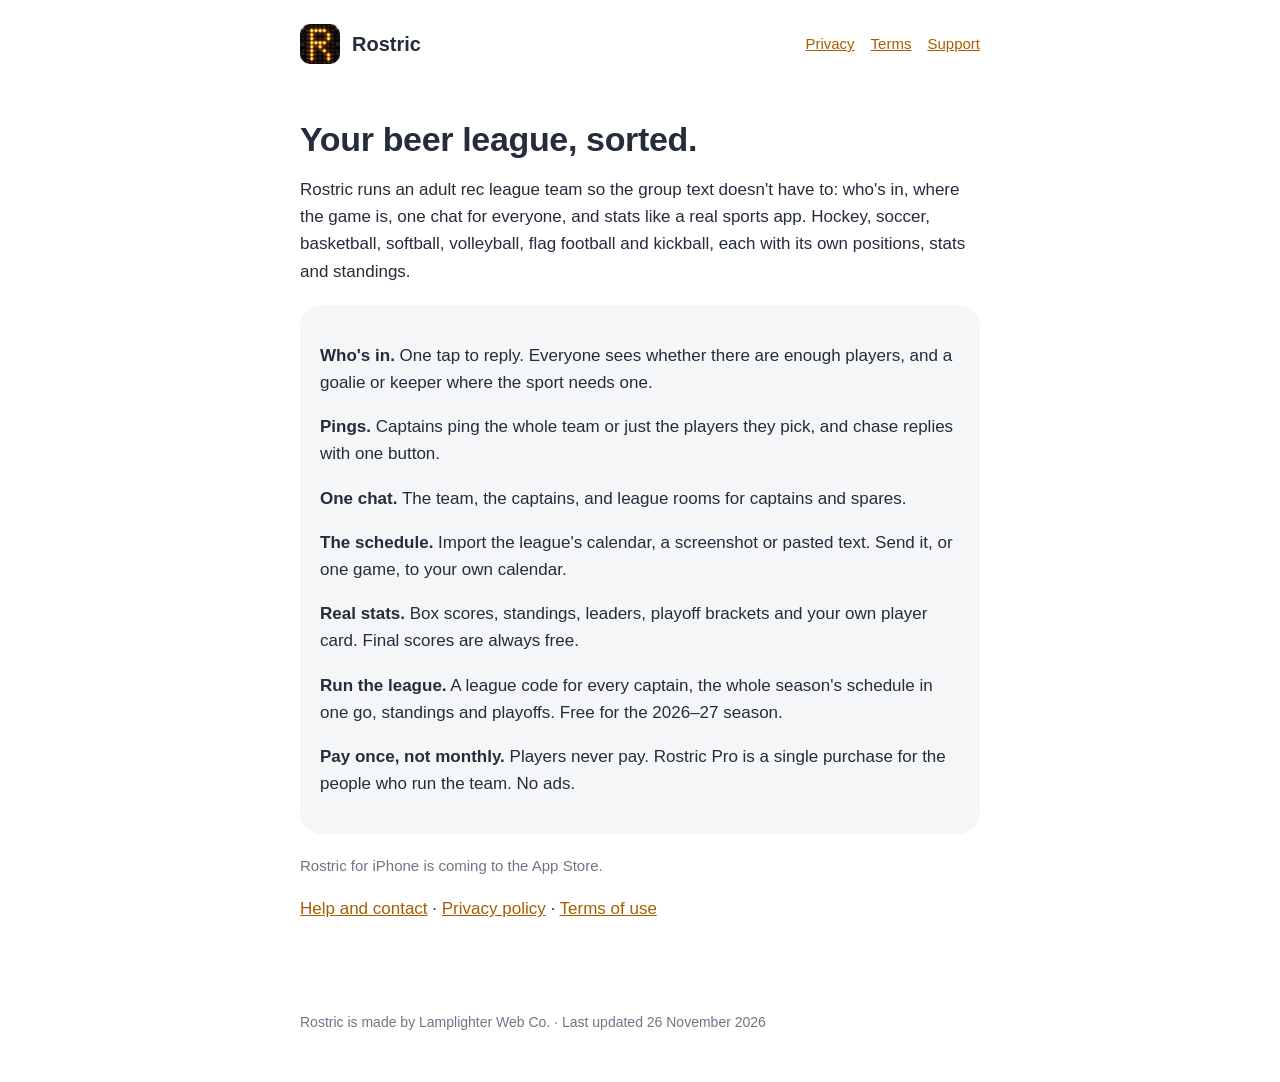
<file: index.html>
<!doctype html>
<html lang="en">
<head>
<meta charset="utf-8">
<meta name="viewport" content="width=device-width, initial-scale=1">
<title>The beer league app · Rostric</title>
<meta name="description" content="Rostric — the beer league app. The beer league app.">
<link rel="icon" href="icon.png" type="image/png">
<link rel="apple-touch-icon" href="icon.png">
<link rel="stylesheet" href="style.css">
</head>
<body>
<header class="site">
  <a class="brand" href="./"><img src="icon.png" alt=""> Rostric</a>
  <nav><a href="privacy.html">Privacy</a><a href="terms.html">Terms</a><a href="support.html">Support</a></nav>
</header>
<main>
<h1>Your beer league, sorted.</h1>
<p>Rostric runs an adult rec league team so the group text doesn't have to: who's in, where the game is, one chat for everyone, and stats like a real sports app. Hockey, soccer, basketball, softball, volleyball, flag football and kickball, each with its own positions, stats and standings.</p>
<div class="card">
  <p><strong>Who's in.</strong> One tap to reply. Everyone sees whether there are enough players, and a goalie or keeper where the sport needs one.</p>
  <p><strong>Pings.</strong> Captains ping the whole team or just the players they pick, and chase replies with one button.</p>
  <p><strong>One chat.</strong> The team, the captains, and league rooms for captains and spares.</p>
  <p><strong>The schedule.</strong> Import the league's calendar, a screenshot or pasted text. Send it, or one game, to your own calendar.</p>
  <p><strong>Real stats.</strong> Box scores, standings, leaders, playoff brackets and your own player card. Final scores are always free.</p>
  <p><strong>Run the league.</strong> A league code for every captain, the whole season's schedule in one go, standings and playoffs. Free for the 2026–27 season.</p>
  <p><strong>Pay once, not monthly.</strong> Players never pay. Rostric Pro is a single purchase for the people who run the team. No ads.</p>
</div>
<p class="muted">Rostric for iPhone is coming to the App Store.</p>
<p><a href="support.html">Help and contact</a> · <a href="privacy.html">Privacy policy</a> · <a href="terms.html">Terms of use</a></p>
</main>
<footer>Rostric is made by Lamplighter Web Co. · Last updated 26 November 2026</footer>
</body>
</html>
</file>
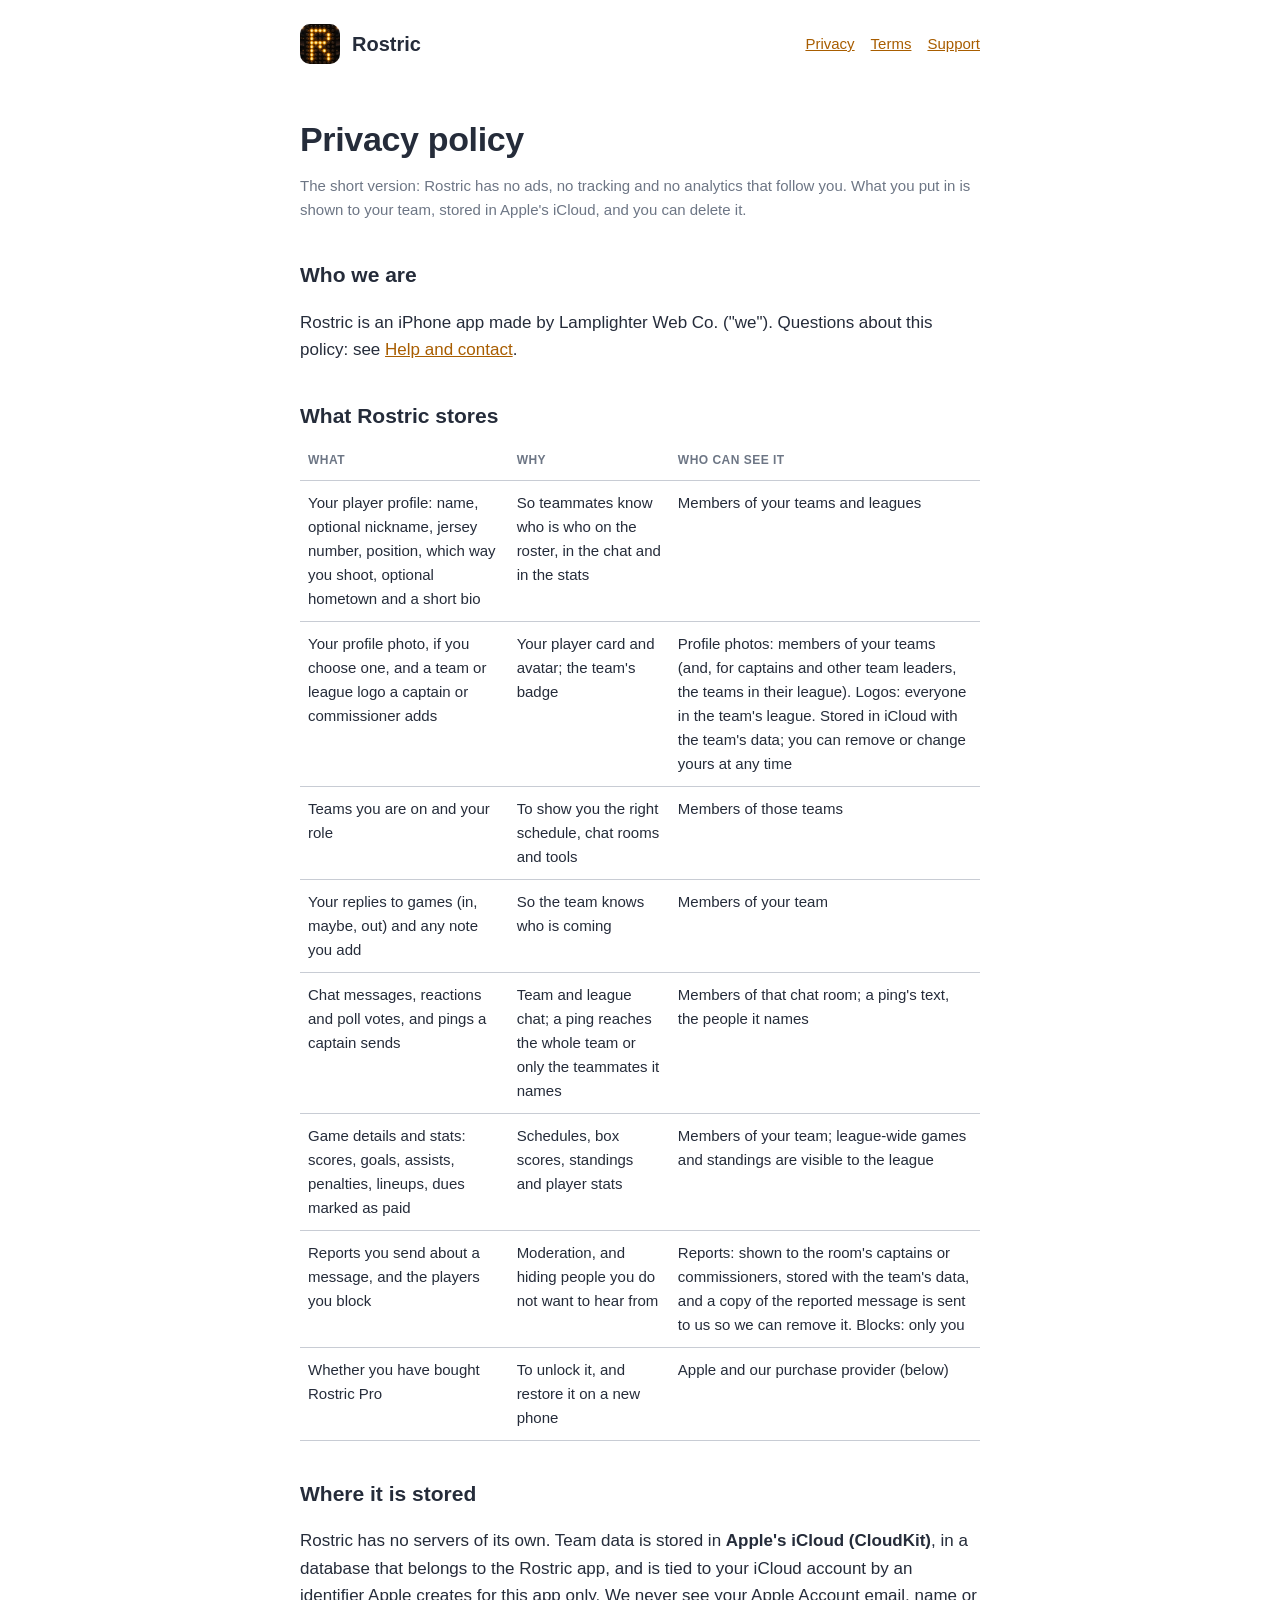
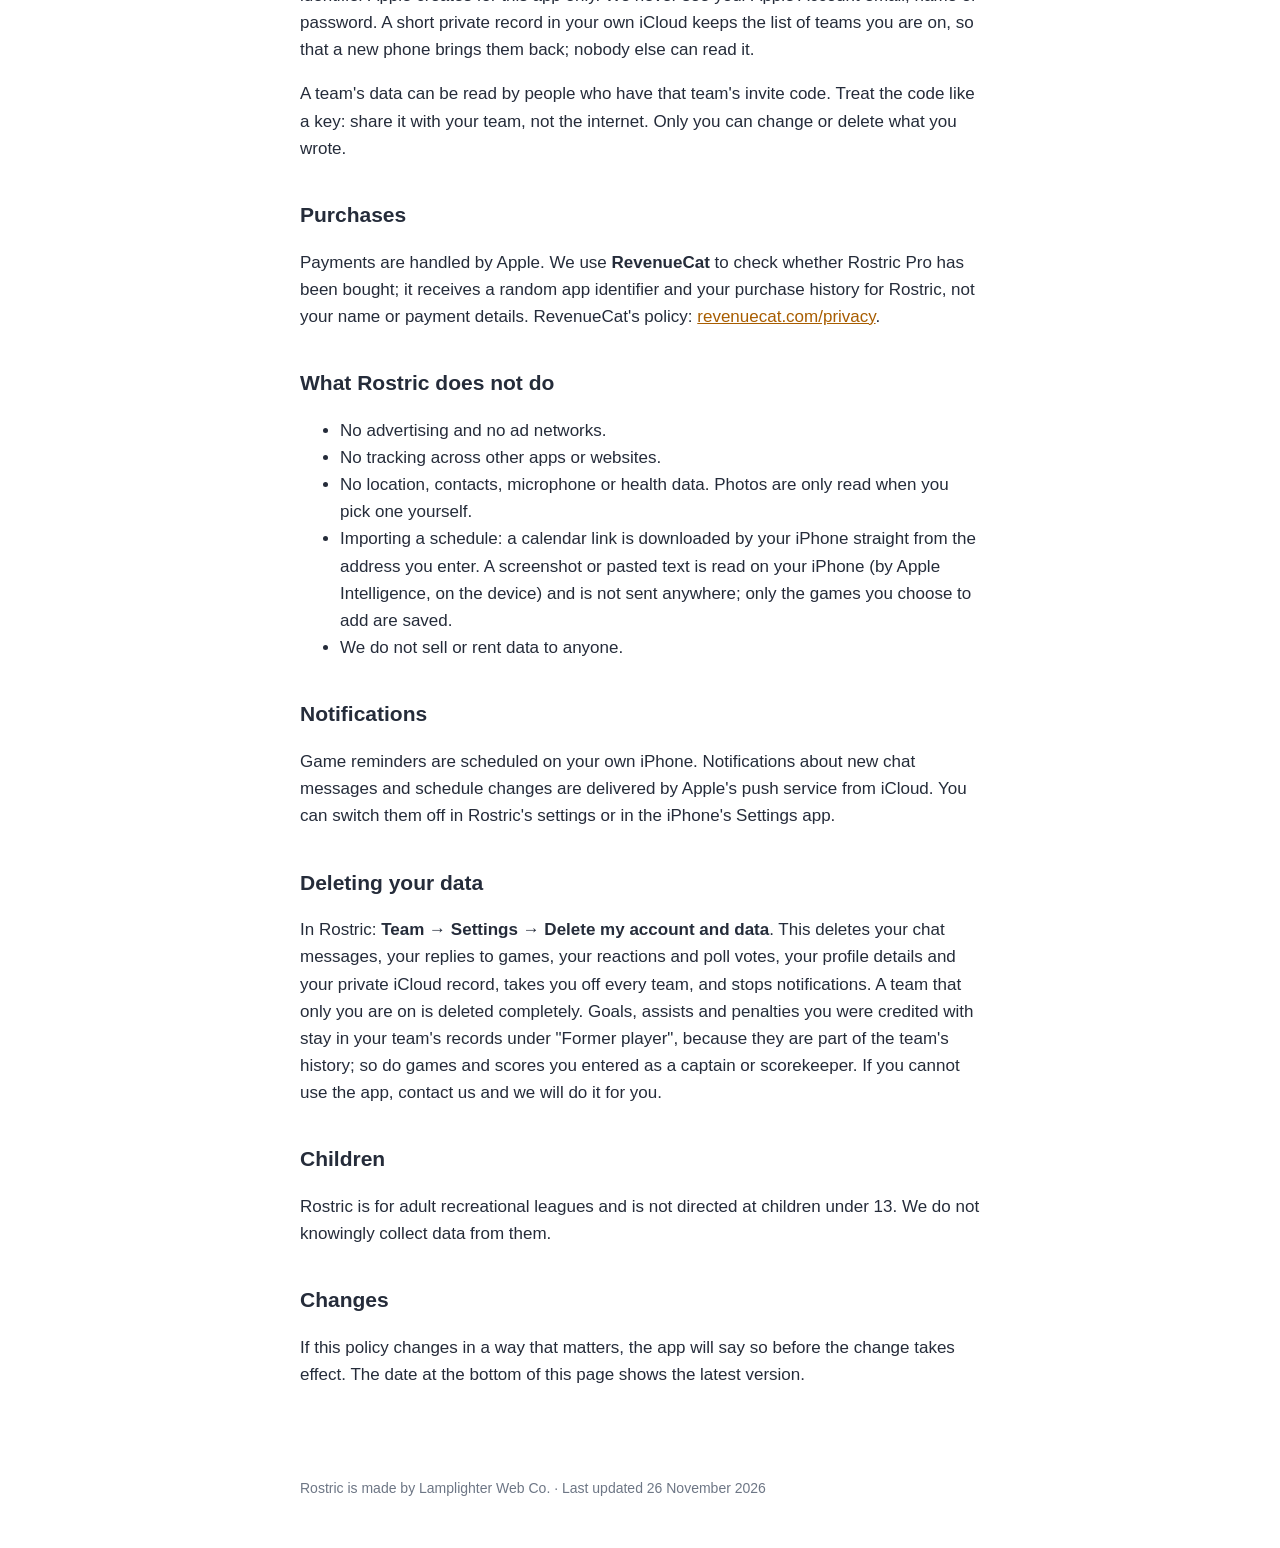
<file: privacy.html>
<!doctype html>
<html lang="en">
<head>
<meta charset="utf-8">
<meta name="viewport" content="width=device-width, initial-scale=1">
<title>Privacy policy · Rostric</title>
<meta name="description" content="Rostric — the beer league app. Privacy policy.">
<link rel="icon" href="icon.png" type="image/png">
<link rel="apple-touch-icon" href="icon.png">
<link rel="stylesheet" href="style.css">
</head>
<body>
<header class="site">
  <a class="brand" href="./"><img src="icon.png" alt=""> Rostric</a>
  <nav><a href="privacy.html">Privacy</a><a href="terms.html">Terms</a><a href="support.html">Support</a></nav>
</header>
<main>
<h1>Privacy policy</h1>
<p class="muted">The short version: Rostric has no ads, no tracking and no analytics that follow you. What you put in is shown to your team, stored in Apple's iCloud, and you can delete it.</p>

<h2>Who we are</h2>
<p>Rostric is an iPhone app made by Lamplighter Web Co. ("we"). Questions about this policy: see <a href="support.html">Help and contact</a>.</p>

<h2>What Rostric stores</h2>
<table>
<tr><th>What</th><th>Why</th><th>Who can see it</th></tr>
<tr><td>Your player profile: name, optional nickname, jersey number, position, which way you shoot, optional hometown and a short bio</td><td>So teammates know who is who on the roster, in the chat and in the stats</td><td>Members of your teams and leagues</td></tr>
<tr><td>Your profile photo, if you choose one, and a team or league logo a captain or commissioner adds</td><td>Your player card and avatar; the team's badge</td><td>Profile photos: members of your teams (and, for captains and other team leaders, the teams in their league). Logos: everyone in the team's league. Stored in iCloud with the team's data; you can remove or change yours at any time</td></tr>
<tr><td>Teams you are on and your role</td><td>To show you the right schedule, chat rooms and tools</td><td>Members of those teams</td></tr>
<tr><td>Your replies to games (in, maybe, out) and any note you add</td><td>So the team knows who is coming</td><td>Members of your team</td></tr>
<tr><td>Chat messages, reactions and poll votes, and pings a captain sends</td><td>Team and league chat; a ping reaches the whole team or only the teammates it names</td><td>Members of that chat room; a ping's text, the people it names</td></tr>
<tr><td>Game details and stats: scores, goals, assists, penalties, lineups, dues marked as paid</td><td>Schedules, box scores, standings and player stats</td><td>Members of your team; league-wide games and standings are visible to the league</td></tr>
<tr><td>Reports you send about a message, and the players you block</td><td>Moderation, and hiding people you do not want to hear from</td><td>Reports: shown to the room's captains or commissioners, stored with the team's data, and a copy of the reported message is sent to us so we can remove it. Blocks: only you</td></tr>
<tr><td>Whether you have bought Rostric Pro</td><td>To unlock it, and restore it on a new phone</td><td>Apple and our purchase provider (below)</td></tr>
</table>

<h2>Where it is stored</h2>
<p>Rostric has no servers of its own. Team data is stored in <strong>Apple's iCloud (CloudKit)</strong>, in a database that belongs to the Rostric app, and is tied to your iCloud account by an identifier Apple creates for this app only. We never see your Apple Account email, name or password. A short private record in your own iCloud keeps the list of teams you are on, so that a new phone brings them back; nobody else can read it.</p>
<p>A team's data can be read by people who have that team's invite code. Treat the code like a key: share it with your team, not the internet. Only you can change or delete what you wrote.</p>

<h2>Purchases</h2>
<p>Payments are handled by Apple. We use <strong>RevenueCat</strong> to check whether Rostric Pro has been bought; it receives a random app identifier and your purchase history for Rostric, not your name or payment details. RevenueCat's policy: <a href="https://www.revenuecat.com/privacy">revenuecat.com/privacy</a>.</p>

<h2>What Rostric does not do</h2>
<ul>
<li>No advertising and no ad networks.</li>
<li>No tracking across other apps or websites.</li>
<li>No location, contacts, microphone or health data. Photos are only read when you pick one yourself.</li>
<li>Importing a schedule: a calendar link is downloaded by your iPhone straight from the address you enter. A screenshot or pasted text is read on your iPhone (by Apple Intelligence, on the device) and is not sent anywhere; only the games you choose to add are saved.</li>
<li>We do not sell or rent data to anyone.</li>
</ul>

<h2>Notifications</h2>
<p>Game reminders are scheduled on your own iPhone. Notifications about new chat messages and schedule changes are delivered by Apple's push service from iCloud. You can switch them off in Rostric's settings or in the iPhone's Settings app.</p>

<h2>Deleting your data</h2>
<p>In Rostric: <strong>Team → Settings → Delete my account and data</strong>. This deletes your chat messages, your replies to games, your reactions and poll votes, your profile details and your private iCloud record, takes you off every team, and stops notifications. A team that only you are on is deleted completely. Goals, assists and penalties you were credited with stay in your team's records under "Former player", because they are part of the team's history; so do games and scores you entered as a captain or scorekeeper. If you cannot use the app, contact us and we will do it for you.</p>

<h2>Children</h2>
<p>Rostric is for adult recreational leagues and is not directed at children under 13. We do not knowingly collect data from them.</p>

<h2>Changes</h2>
<p>If this policy changes in a way that matters, the app will say so before the change takes effect. The date at the bottom of this page shows the latest version.</p>
</main>
<footer>Rostric is made by Lamplighter Web Co. · Last updated 26 November 2026</footer>
</body>
</html>
</file>
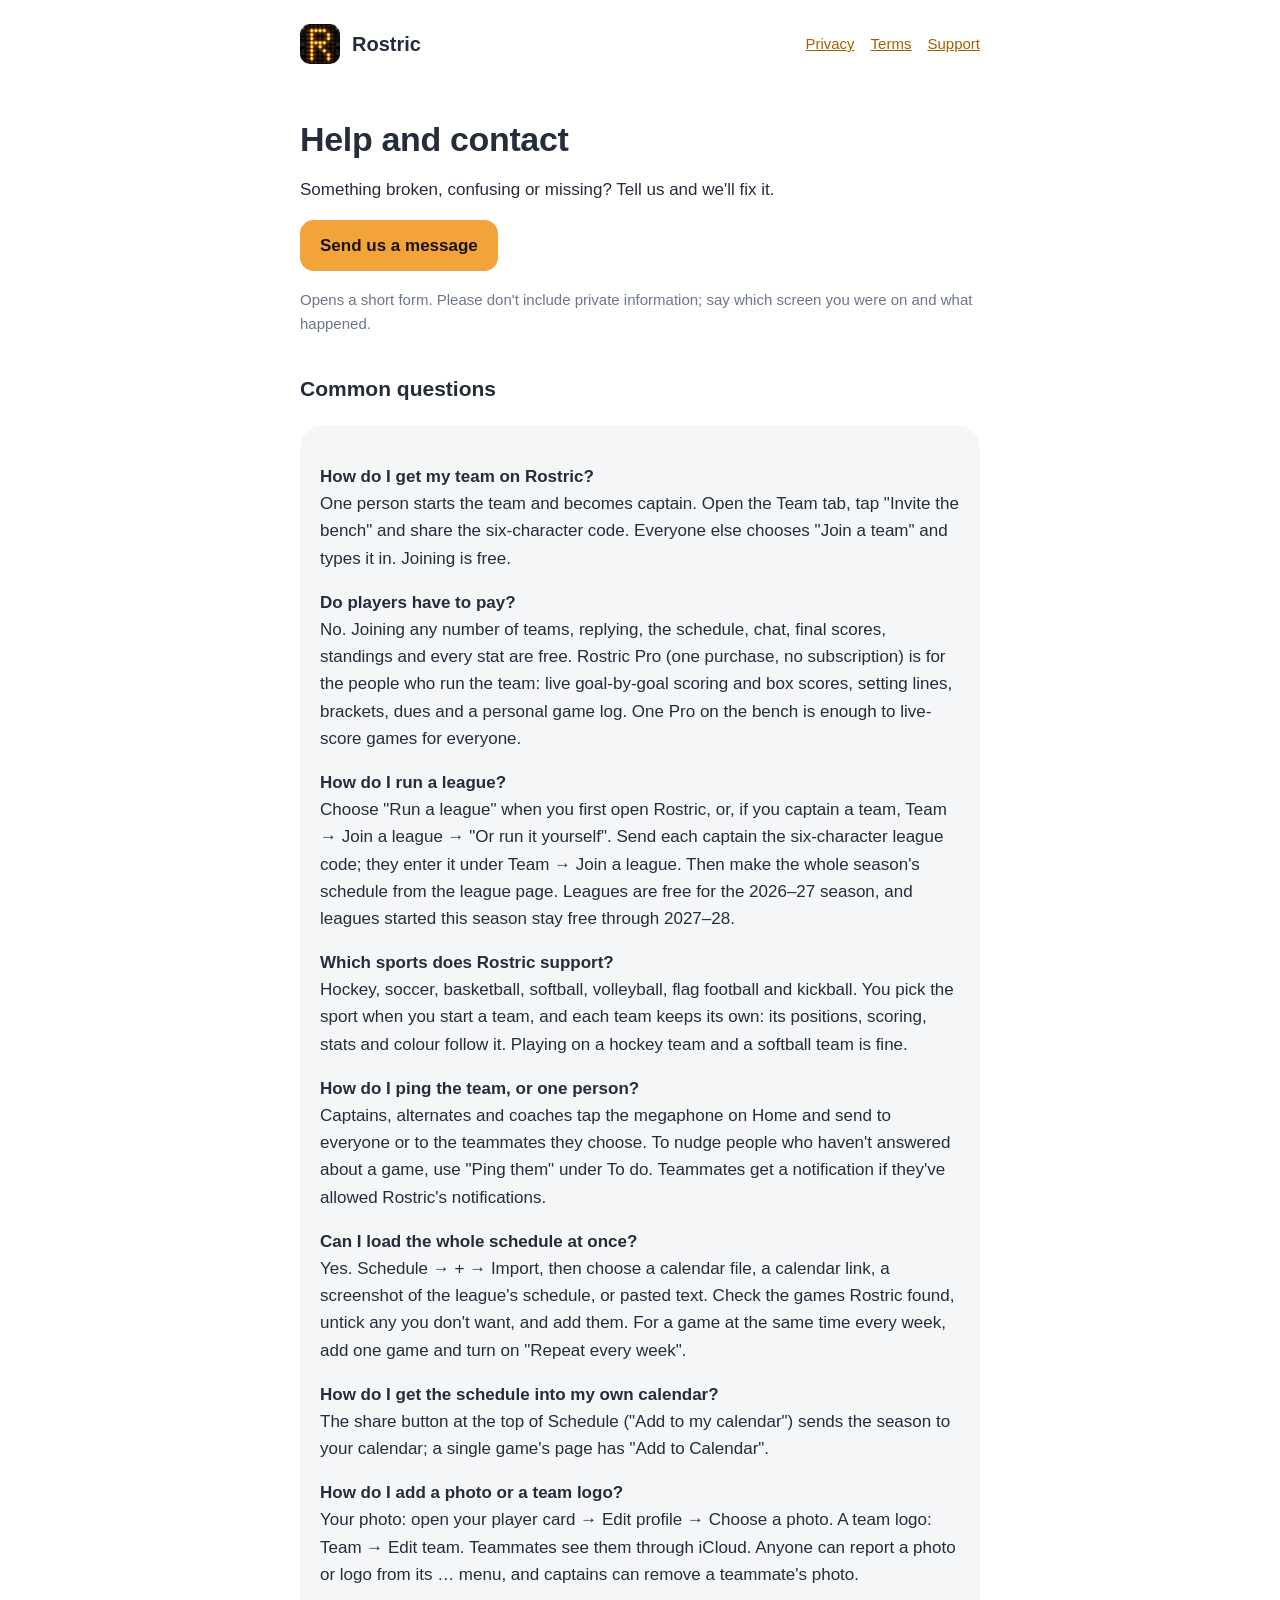
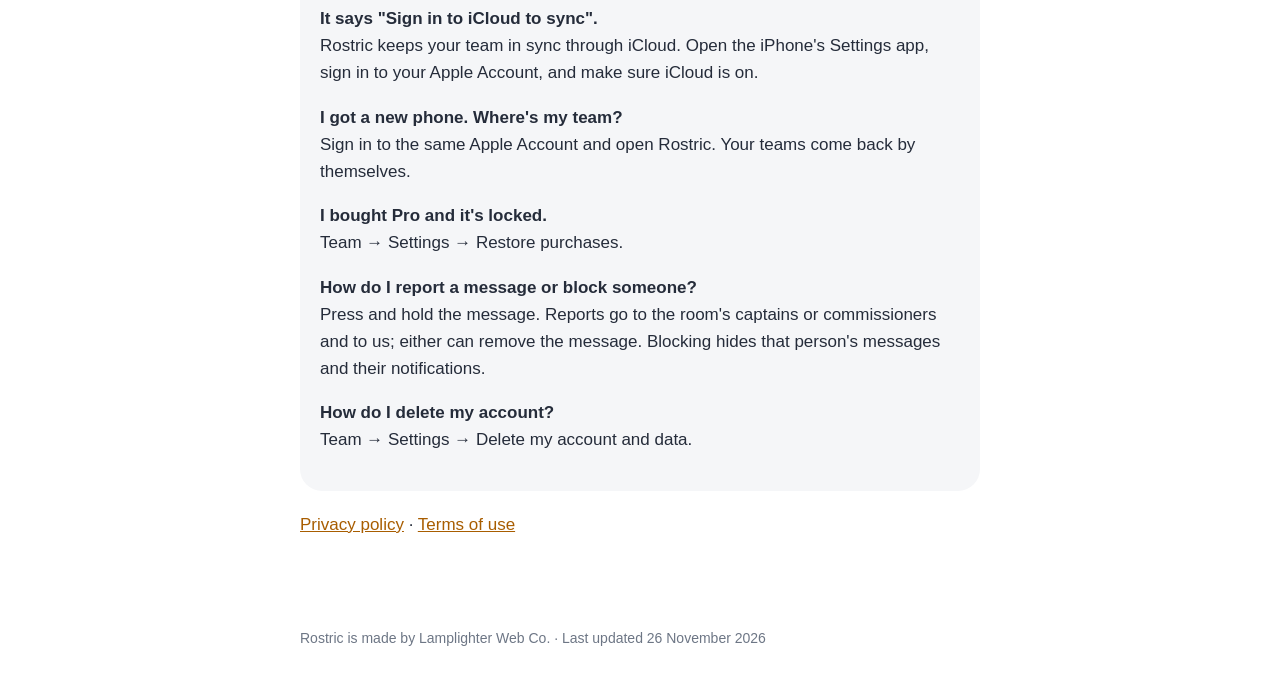
<file: support.html>
<!doctype html>
<html lang="en">
<head>
<meta charset="utf-8">
<meta name="viewport" content="width=device-width, initial-scale=1">
<title>Help and contact · Rostric</title>
<meta name="description" content="Rostric — the beer league app. Help and contact.">
<link rel="icon" href="icon.png" type="image/png">
<link rel="apple-touch-icon" href="icon.png">
<link rel="stylesheet" href="style.css">
</head>
<body>
<header class="site">
  <a class="brand" href="./"><img src="icon.png" alt=""> Rostric</a>
  <nav><a href="privacy.html">Privacy</a><a href="terms.html">Terms</a><a href="support.html">Support</a></nav>
</header>
<main>
<h1>Help and contact</h1>
<p>Something broken, confusing or missing? Tell us and we'll fix it.</p>
<p><a class="button" href="https://github.com/SebasVidrio/rostric-site/issues/new">Send us a message</a></p>
<p class="muted">Opens a short form. Please don't include private information; say which screen you were on and what happened.</p>

<h2>Common questions</h2>
<div class="card">
<p><strong>How do I get my team on Rostric?</strong><br>One person starts the team and becomes captain. Open the Team tab, tap "Invite the bench" and share the six-character code. Everyone else chooses "Join a team" and types it in. Joining is free.</p>
<p><strong>Do players have to pay?</strong><br>No. Joining any number of teams, replying, the schedule, chat, final scores, standings and every stat are free. Rostric Pro (one purchase, no subscription) is for the people who run the team: live goal-by-goal scoring and box scores, setting lines, brackets, dues and a personal game log. One Pro on the bench is enough to live-score games for everyone.</p>
<p><strong>How do I run a league?</strong><br>Choose "Run a league" when you first open Rostric, or, if you captain a team, Team → Join a league → "Or run it yourself". Send each captain the six-character league code; they enter it under Team → Join a league. Then make the whole season's schedule from the league page. Leagues are free for the 2026–27 season, and leagues started this season stay free through 2027–28.</p>
<p><strong>Which sports does Rostric support?</strong><br>Hockey, soccer, basketball, softball, volleyball, flag football and kickball. You pick the sport when you start a team, and each team keeps its own: its positions, scoring, stats and colour follow it. Playing on a hockey team and a softball team is fine.</p>
<p><strong>How do I ping the team, or one person?</strong><br>Captains, alternates and coaches tap the megaphone on Home and send to everyone or to the teammates they choose. To nudge people who haven't answered about a game, use "Ping them" under To do. Teammates get a notification if they've allowed Rostric's notifications.</p>
<p><strong>Can I load the whole schedule at once?</strong><br>Yes. Schedule → + → Import, then choose a calendar file, a calendar link, a screenshot of the league's schedule, or pasted text. Check the games Rostric found, untick any you don't want, and add them. For a game at the same time every week, add one game and turn on "Repeat every week".</p>
<p><strong>How do I get the schedule into my own calendar?</strong><br>The share button at the top of Schedule ("Add to my calendar") sends the season to your calendar; a single game's page has "Add to Calendar".</p>
<p><strong>How do I add a photo or a team logo?</strong><br>Your photo: open your player card → Edit profile → Choose a photo. A team logo: Team → Edit team. Teammates see them through iCloud. Anyone can report a photo or logo from its … menu, and captains can remove a teammate's photo.</p>
<p><strong>It says "Sign in to iCloud to sync".</strong><br>Rostric keeps your team in sync through iCloud. Open the iPhone's Settings app, sign in to your Apple Account, and make sure iCloud is on.</p>
<p><strong>I got a new phone. Where's my team?</strong><br>Sign in to the same Apple Account and open Rostric. Your teams come back by themselves.</p>
<p><strong>I bought Pro and it's locked.</strong><br>Team → Settings → Restore purchases.</p>
<p><strong>How do I report a message or block someone?</strong><br>Press and hold the message. Reports go to the room's captains or commissioners and to us; either can remove the message. Blocking hides that person's messages and their notifications.</p>
<p><strong>How do I delete my account?</strong><br>Team → Settings → Delete my account and data.</p>
</div>
<p><a href="privacy.html">Privacy policy</a> · <a href="terms.html">Terms of use</a></p>
</main>
<footer>Rostric is made by Lamplighter Web Co. · Last updated 26 November 2026</footer>
</body>
</html>
</file>
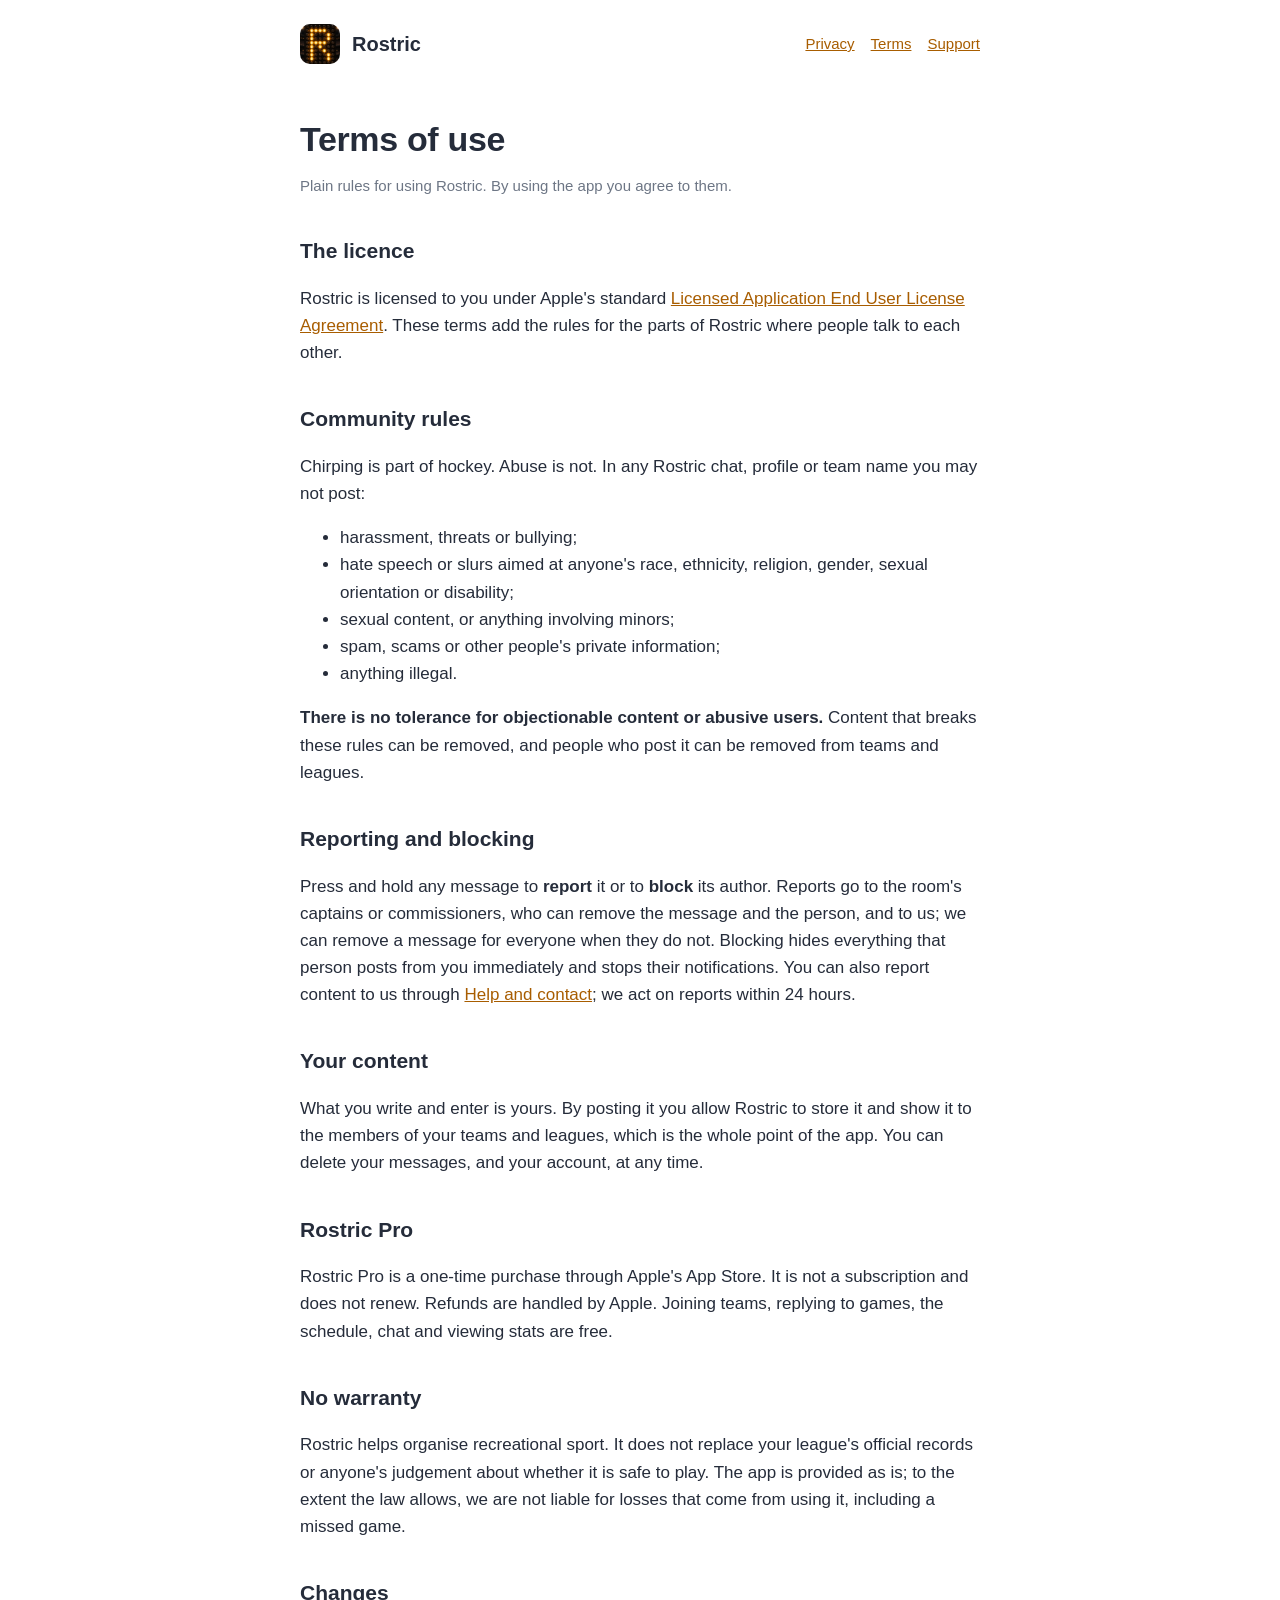
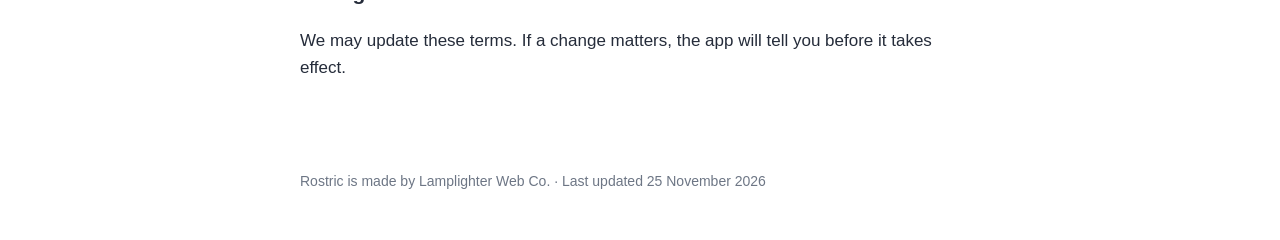
<file: terms.html>
<!doctype html>
<html lang="en">
<head>
<meta charset="utf-8">
<meta name="viewport" content="width=device-width, initial-scale=1">
<title>Terms of use · Rostric</title>
<meta name="description" content="Rostric — the beer league app. Terms of use.">
<link rel="icon" href="icon.png" type="image/png">
<link rel="apple-touch-icon" href="icon.png">
<link rel="stylesheet" href="style.css">
</head>
<body>
<header class="site">
  <a class="brand" href="./"><img src="icon.png" alt=""> Rostric</a>
  <nav><a href="privacy.html">Privacy</a><a href="terms.html">Terms</a><a href="support.html">Support</a></nav>
</header>
<main>
<h1>Terms of use</h1>
<p class="muted">Plain rules for using Rostric. By using the app you agree to them.</p>

<h2>The licence</h2>
<p>Rostric is licensed to you under Apple's standard <a href="https://www.apple.com/legal/internet-services/itunes/dev/stdeula/">Licensed Application End User License Agreement</a>. These terms add the rules for the parts of Rostric where people talk to each other.</p>

<h2>Community rules</h2>
<p>Chirping is part of hockey. Abuse is not. In any Rostric chat, profile or team name you may not post:</p>
<ul>
<li>harassment, threats or bullying;</li>
<li>hate speech or slurs aimed at anyone's race, ethnicity, religion, gender, sexual orientation or disability;</li>
<li>sexual content, or anything involving minors;</li>
<li>spam, scams or other people's private information;</li>
<li>anything illegal.</li>
</ul>
<p><strong>There is no tolerance for objectionable content or abusive users.</strong> Content that breaks these rules can be removed, and people who post it can be removed from teams and leagues.</p>

<h2>Reporting and blocking</h2>
<p>Press and hold any message to <strong>report</strong> it or to <strong>block</strong> its author. Reports go to the room's captains or commissioners, who can remove the message and the person, and to us; we can remove a message for everyone when they do not. Blocking hides everything that person posts from you immediately and stops their notifications. You can also report content to us through <a href="support.html">Help and contact</a>; we act on reports within 24 hours.</p>

<h2>Your content</h2>
<p>What you write and enter is yours. By posting it you allow Rostric to store it and show it to the members of your teams and leagues, which is the whole point of the app. You can delete your messages, and your account, at any time.</p>

<h2>Rostric Pro</h2>
<p>Rostric Pro is a one-time purchase through Apple's App Store. It is not a subscription and does not renew. Refunds are handled by Apple. Joining teams, replying to games, the schedule, chat and viewing stats are free.</p>

<h2>No warranty</h2>
<p>Rostric helps organise recreational sport. It does not replace your league's official records or anyone's judgement about whether it is safe to play. The app is provided as is; to the extent the law allows, we are not liable for losses that come from using it, including a missed game.</p>

<h2>Changes</h2>
<p>We may update these terms. If a change matters, the app will tell you before it takes effect.</p>
</main>
<footer>Rostric is made by Lamplighter Web Co. · Last updated 25 November 2026</footer>
</body>
</html>
</file>
<file: style.css>
:root {
  --bg: #0c131e; --surface: #151c28; --text: #dddfe4; --muted: #8d95a5; --accent: #f2a33a; --line: #313946;
}
@media (prefers-color-scheme: light) {
  :root { --bg: #ffffff; --surface: #f5f6f8; --text: #252c3a; --muted: #6d7685; --accent: #a85d00; --line: #c8ccd4; }
}
* { box-sizing: border-box; }
html { -webkit-text-size-adjust: 100%; }
body {
  margin: 0; background: var(--bg); color: var(--text);
  font: 17px/1.6 -apple-system, BlinkMacSystemFont, "SF Pro Text", "Segoe UI", Roboto, sans-serif;
}
main { max-width: 720px; margin: 0 auto; padding: 32px 20px 72px; }
header.site { max-width: 720px; margin: 0 auto; padding: 24px 20px 0; display: flex; align-items: center; gap: 12px; }
header.site a.brand { display: flex; align-items: center; gap: 12px; color: var(--text); text-decoration: none; font-weight: 800; font-size: 20px; }
header.site img { width: 40px; height: 40px; border-radius: 10px; }
nav { margin-left: auto; display: flex; gap: 16px; font-size: 15px; }
a { color: var(--accent); }
h1 { font-size: 34px; line-height: 1.15; margin: 24px 0 8px; letter-spacing: -0.01em; }
h2 { font-size: 21px; margin: 36px 0 8px; }
p, li { color: var(--text); }
.muted { color: var(--muted); font-size: 15px; }
.card { background: var(--surface); border-radius: 22px; padding: 20px; margin: 20px 0; }
table { width: 100%; border-collapse: collapse; font-size: 15px; }
th, td { text-align: left; vertical-align: top; padding: 10px 8px; border-bottom: 1px solid var(--line); }
th { color: var(--muted); font-weight: 600; text-transform: uppercase; font-size: 12px; letter-spacing: 0.04em; }
.button { display: inline-block; background: #f2a33a; color: #1a1206; font-weight: 700; padding: 12px 20px; border-radius: 14px; text-decoration: none; }
footer { max-width: 720px; margin: 0 auto; padding: 0 20px 48px; color: var(--muted); font-size: 14px; }
</file>
